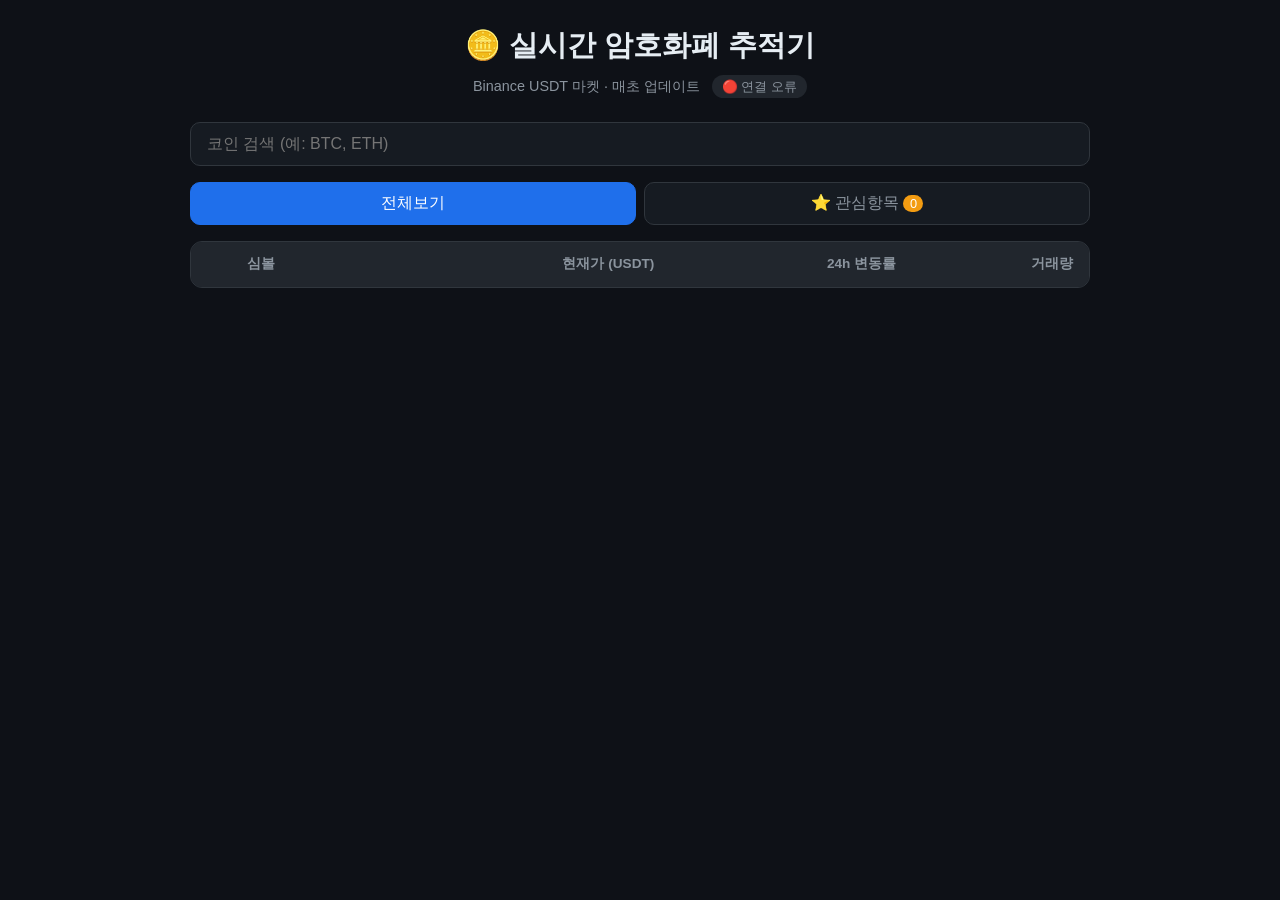
<file: index.html>
<!DOCTYPE html>
<html lang="ko">
  <head>
    <meta charset="UTF-8" />
    <meta name="viewport" content="width=device-width, initial-scale=1.0" />
    <title>실시간 암호화폐 추적기</title>
    <link rel="stylesheet" href="style.css" />
  </head>
  <body>
    <div class="container">
      <header class="header">
        <h1>🪙 실시간 암호화폐 추적기</h1>
        <p class="subtitle">
          Binance USDT 마켓 · 매초 업데이트
          <span id="status" class="status">연결 중...</span>
        </p>
      </header>

      <!-- 검색 -->
      <div class="search-box">
        <input
          type="text"
          id="search"
          placeholder="코인 검색 (예: BTC, ETH)"
          autocomplete="off"
        />
      </div>

      <!-- 탭 (전체보기 / 관심항목) -->
      <div class="tabs">
        <button class="tab active" data-tab="all">전체보기</button>
        <button class="tab" data-tab="favorites">
          ⭐ 관심항목 <span id="fav-count" class="badge">0</span>
        </button>
      </div>

      <!-- 코인 목록 -->
      <div class="table-wrapper">
        <table class="coin-table">
          <thead>
            <tr>
              <th class="col-star"></th>
              <th class="col-name">심볼</th>
              <th class="col-price">현재가 (USDT)</th>
              <th class="col-change">24h 변동률</th>
              <th class="col-volume">거래량</th>
            </tr>
          </thead>
          <tbody id="coin-list">
            <!-- JS가 여기에 코인 행을 채움 -->
          </tbody>
        </table>
        <p id="empty-message" class="empty-message" hidden>
          표시할 항목이 없습니다.
        </p>
      </div>
    </div>

    <script src="app.js"></script>
  </body>
</html>
</file>
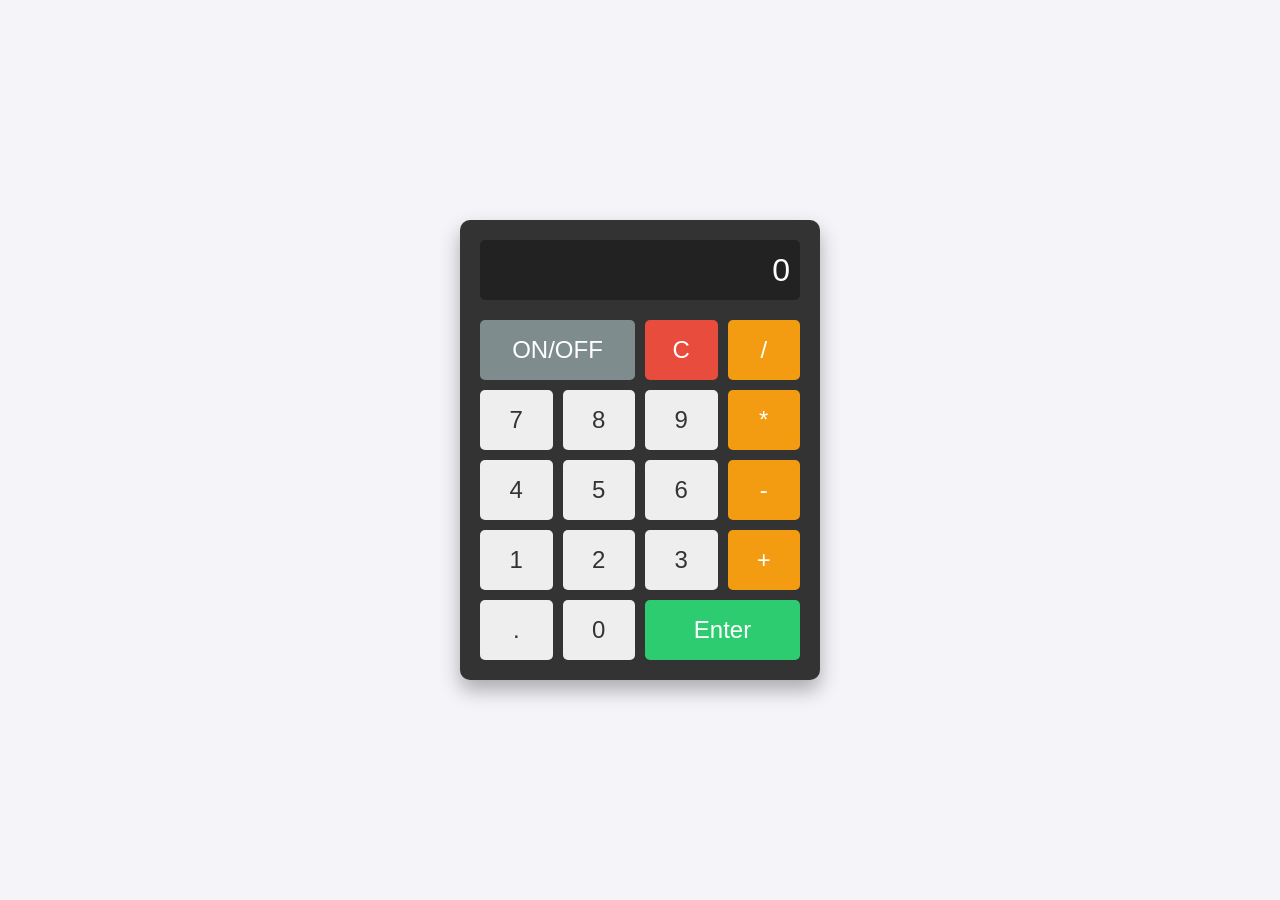
<file: caculator.html>
<!DOCTYPE html>
<html lang="ko">
  <head>
    <meta charset="UTF-8" />
    <meta name="viewport" content="width=device-width, initial-scale=1.0" />
    <title>JS 사칙연산 계산기 v2</title>
    <link rel="stylesheet" href="caculator_style.css" />
  </head>
  <body>
    <div class="calculator">
      <input type="text" id="display" readonly value="0" />
      <div class="buttons">
        <!-- data-action: 이 버튼이 어떤 동작을 하는지 표시 -->
        <button class="on-off" data-action="power">ON/OFF</button>
        <button class="clear" data-action="clear">C</button>
        <button class="operator" data-value="/">/</button>

        <button class="number" data-value="7">7</button>
        <button class="number" data-value="8">8</button>
        <button class="number" data-value="9">9</button>
        <button class="operator" data-value="*">*</button>

        <button class="number" data-value="4">4</button>
        <button class="number" data-value="5">5</button>
        <button class="number" data-value="6">6</button>
        <button class="operator" data-value="-">-</button>

        <button class="number" data-value="1">1</button>
        <button class="number" data-value="2">2</button>
        <button class="number" data-value="3">3</button>
        <button class="operator" data-value="+">+</button>

        <button class="number" data-value=".">.</button>
        <button class="number" data-value="0">0</button>
        <button class="enter" data-action="enter">Enter</button>
      </div>
    </div>

    <script src="caculator.js"></script>
  </body>
</html>
</file>
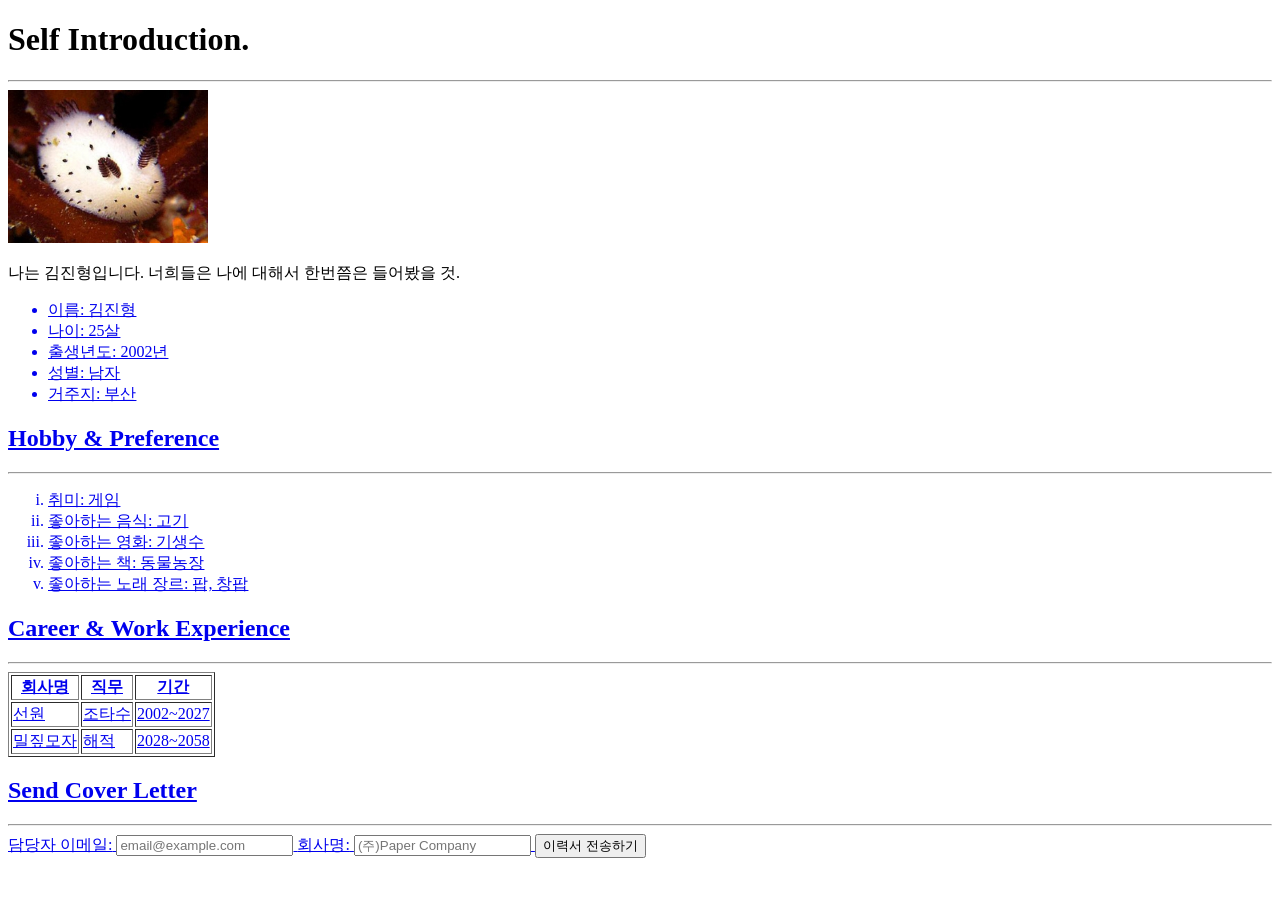
<file: day1/resume.html>
<!DOCTYPE html>
<html lang="ko">
  <head>
    <meta charset="UTF-8" />
    <meta name="viewport" content="width=device-width, initial-scale=1.0" />
    <title>Self Introduction</title>
  </head>
  <body>
    <!-- ===== 자기소개 ===== -->
    <h1>Self Introduction.</h1>
    <hr />

    <!-- 프로필 이미지 (요구사항 4: <img> 태그) -->
    <img src="17147327768.jpg" alt="바다 토끼" width="200" />

    <p>나는 김진형입니다. 너희들은 나에 대해서 한번쯤은 들어봤을 것.</p>

    <!-- 깃허브 레포지토리 링크 (요구사항 5: <a> 태그) -->
    <a href="https://github.com/UrungE/oz-assignment">

    <!-- 기본 정보 (요구사항 2: <ul>, <li>) -->
    <ul>
      <li>이름: 김진형</li>
      <li>나이: 25살</li>
      <li>출생년도: 2002년</li>
      <li>성별: 남자</li>
      <li>거주지: 부산</li>
    </ul>

    <!-- ===== 취미 & 선호 ===== -->
    <h2>Hobby &amp; Preference</h2>
    <hr />

    <!-- 순서 있는 목록 (요구사항 2: <ol>, <li>) -->
    <ol type="i">
      <li>취미: 게임</li>
      <li>좋아하는 음식: 고기</li>
      <li>좋아하는 영화: 기생수</li>
      <li>좋아하는 책: 동물농장</li>
      <li>좋아하는 노래 장르: 팝, 창팝</li>
    </ol>

    <!-- ===== 경력 ===== -->
    <h2>Career &amp; Work Experience</h2>
    <hr />

    <!-- 이력 테이블 (요구사항 3: table, thead, tbody, th, td, tr) -->
    <table border="1">
      <thead>
        <tr>
          <th>회사명</th>
          <th>직무</th>
          <th>기간</th>
        </tr>
      </thead>
      <tbody>
        <tr>
          <td>선원</td>
          <td>조타수</td>
          <td>2002~2027</td>
        </tr>
        <tr>
          <td>밀짚모자</td>
          <td>해적</td>
          <td>2028~2058</td>
        </tr>
      </tbody>
    </table>

    <!-- ===== 자기소개서 - 메일 발송 폼 ===== -->
    <h2>Send Cover Letter</h2>
    <hr />

    <!-- 메일 발송 폼 (요구사항 6: form, input, button) -->
    <form action="https://httpbin.org/post" method="post">
      <label for="email">담당자 이메일:</label>
      <input
        id="email"
        type="email"
        name="email"
        placeholder="email@example.com"
        required
      />

      <label for="company">회사명:</label>
      <input
        id="company"
        type="text"
        name="company"
        placeholder="(주)Paper Company"
        required
      />

      <button type="submit">이력서 전송하기</button>
    </form>
  </body>
</html>
</file>
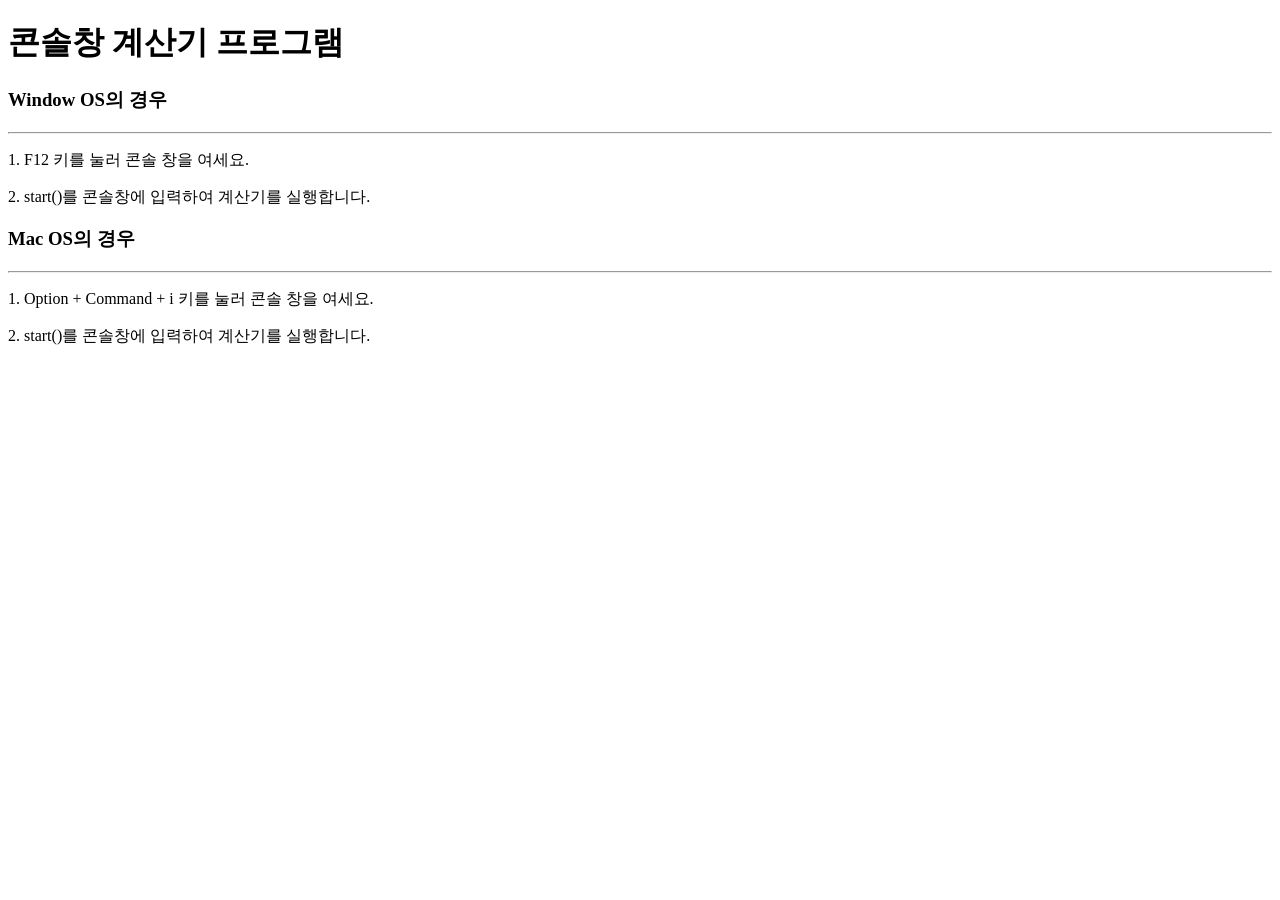
<file: day4/caculator.html>
<!DOCTYPE html>
<html lang="ko">
  <head>
    <meta charset="UTF-8" />
    <title>사칙연산 계산기</title>
    <script src="caculator.js"></script>
  </head>
  <body>
    <h1>콘솔창 계산기 프로그램</h1>

    <h3>Window OS의 경우</h3>
    <hr />
    <p>1. F12 키를 눌러 콘솔 창을 여세요.</p>
    <p>2. start()를 콘솔창에 입력하여 계산기를 실행합니다.</p>

    <h3>Mac OS의 경우</h3>
    <hr />
    <p>1. Option + Command + i 키를 눌러 콘솔 창을 여세요.</p>
    <p>2. start()를 콘솔창에 입력하여 계산기를 실행합니다.</p>
  </body>
</html>
</file>
<file: style.css>
/* ===== 전역 ===== */
* {
  box-sizing: border-box;
  margin: 0;
  padding: 0;
}

body {
  font-family: "Segoe UI", "Malgun Gothic", sans-serif;
  background-color: #0e1117;
  color: #e6edf3;
  padding: 24px 16px;
  line-height: 1.5;
}

.container {
  max-width: 900px;
  margin: 0 auto;
}

/* ===== 헤더 ===== */
.header {
  text-align: center;
  margin-bottom: 24px;
}

.header h1 {
  font-size: 1.8rem;
  margin-bottom: 8px;
}

.subtitle {
  color: #8b949e;
  font-size: 0.9rem;
}

.status {
  display: inline-block;
  margin-left: 8px;
  padding: 2px 10px;
  border-radius: 20px;
  background-color: #21262d;
  font-size: 0.8rem;
}

.status.live {
  background-color: #1a7f37;
  color: #fff;
}

/* ===== 검색 ===== */
.search-box {
  margin-bottom: 16px;
}

#search {
  width: 100%;
  padding: 12px 16px;
  font-size: 1rem;
  background-color: #161b22;
  border: 1px solid #30363d;
  border-radius: 10px;
  color: #e6edf3;
}

#search:focus {
  outline: none;
  border-color: #58a6ff;
}

/* ===== 탭 ===== */
.tabs {
  display: flex;
  gap: 8px;
  margin-bottom: 16px;
}

.tab {
  flex: 1;
  padding: 10px;
  font-size: 1rem;
  background-color: #161b22;
  border: 1px solid #30363d;
  border-radius: 10px;
  color: #8b949e;
  cursor: pointer;
  transition: all 0.2s;
}

.tab:hover {
  border-color: #58a6ff;
}

.tab.active {
  background-color: #1f6feb;
  color: #fff;
  border-color: #1f6feb;
}

.badge {
  display: inline-block;
  min-width: 20px;
  padding: 1px 6px;
  border-radius: 20px;
  background-color: #f39c12;
  color: #fff;
  font-size: 0.8rem;
}

/* ===== 테이블 ===== */
.table-wrapper {
  background-color: #161b22;
  border: 1px solid #30363d;
  border-radius: 12px;
  overflow: hidden;
}

.coin-table {
  width: 100%;
  border-collapse: collapse;
}

.coin-table th,
.coin-table td {
  padding: 12px 16px;
  text-align: right;
}

.coin-table th {
  background-color: #21262d;
  color: #8b949e;
  font-size: 0.85rem;
  font-weight: 600;
  position: sticky;
  top: 0;
}

.col-star {
  width: 40px;
  text-align: center !important;
}
.col-name {
  text-align: left !important;
}

.coin-table td.col-name {
  text-align: left;
  font-weight: 600;
}

.coin-table tbody tr {
  border-top: 1px solid #21262d;
  transition: background-color 0.15s;
}

.coin-table tbody tr:hover {
  background-color: #1c2128;
}

/* 별(관심) 버튼 */
.star-btn {
  background: none;
  border: none;
  font-size: 1.2rem;
  cursor: pointer;
  color: #484f58;
}

.star-btn.active {
  color: #f39c12;
}

/* 가격 변동 색상 */
.up {
  color: #3fb950;
}
.down {
  color: #f85149;
}

/* 가격 변할 때 깜빡임 효과 */
.flash-up {
  animation: flashUp 0.5s;
}
.flash-down {
  animation: flashDown 0.5s;
}

@keyframes flashUp {
  0% {
    background-color: rgba(63, 185, 80, 0.25);
  }
  100% {
    background-color: transparent;
  }
}

@keyframes flashDown {
  0% {
    background-color: rgba(248, 81, 73, 0.25);
  }
  100% {
    background-color: transparent;
  }
}

.empty-message {
  text-align: center;
  padding: 32px;
  color: #8b949e;
}

/* ===== 반응형 ===== */
@media (max-width: 600px) {
  .col-volume {
    display: none; /* 좁은 화면에선 거래량 숨김 */
  }
  .coin-table th,
  .coin-table td {
    padding: 10px 8px;
    font-size: 0.9rem;
  }
}
</file>
<file: caculator_style.css>
body {
  display: flex;
  justify-content: center;
  align-items: center;
  height: 100vh;
  background-color: #f4f4f9;
  margin: 0;
  font-family: "Arial", sans-serif;
}

.calculator {
  background-color: #333;
  padding: 20px;
  border-radius: 10px;
  box-shadow: 0px 10px 20px rgba(0, 0, 0, 0.3);
  width: 320px;
}

#display {
  width: 100%;
  height: 60px;
  background-color: #222;
  color: #fff;
  text-align: right;
  padding: 10px;
  font-size: 2rem;
  border: none;
  border-radius: 5px;
  margin-bottom: 20px;
  box-sizing: border-box;
}

.buttons {
  display: grid;
  grid-template-columns: repeat(4, 1fr);
  gap: 10px;
}

button {
  height: 60px;
  font-size: 1.5rem;
  border: none;
  border-radius: 5px;
  cursor: pointer;
  transition: background-color 0.2s, transform 0.1s;
}

button:active {
  transform: scale(0.95);
}

.number {
  background-color: #eee;
  color: #333;
}

.number:hover {
  background-color: #ddd;
}

.operator {
  background-color: #f39c12;
  color: white;
}

.operator:hover {
  background-color: #e67e22;
}

.enter {
  background-color: #2ecc71;
  color: white;
  grid-column: span 2;
}

.enter:hover {
  background-color: #27ae60;
}

.clear {
  background-color: #e74c3c;
  color: white;
}

.clear:hover {
  background-color: #c0392b;
}

.on-off {
  background-color: #7f8c8d;
  color: white;
  grid-column: span 2;
}

.on-off.on {
  background-color: #27ae60;
}

.on-off:hover {
  background-color: #95a5a6;
}
</file>
